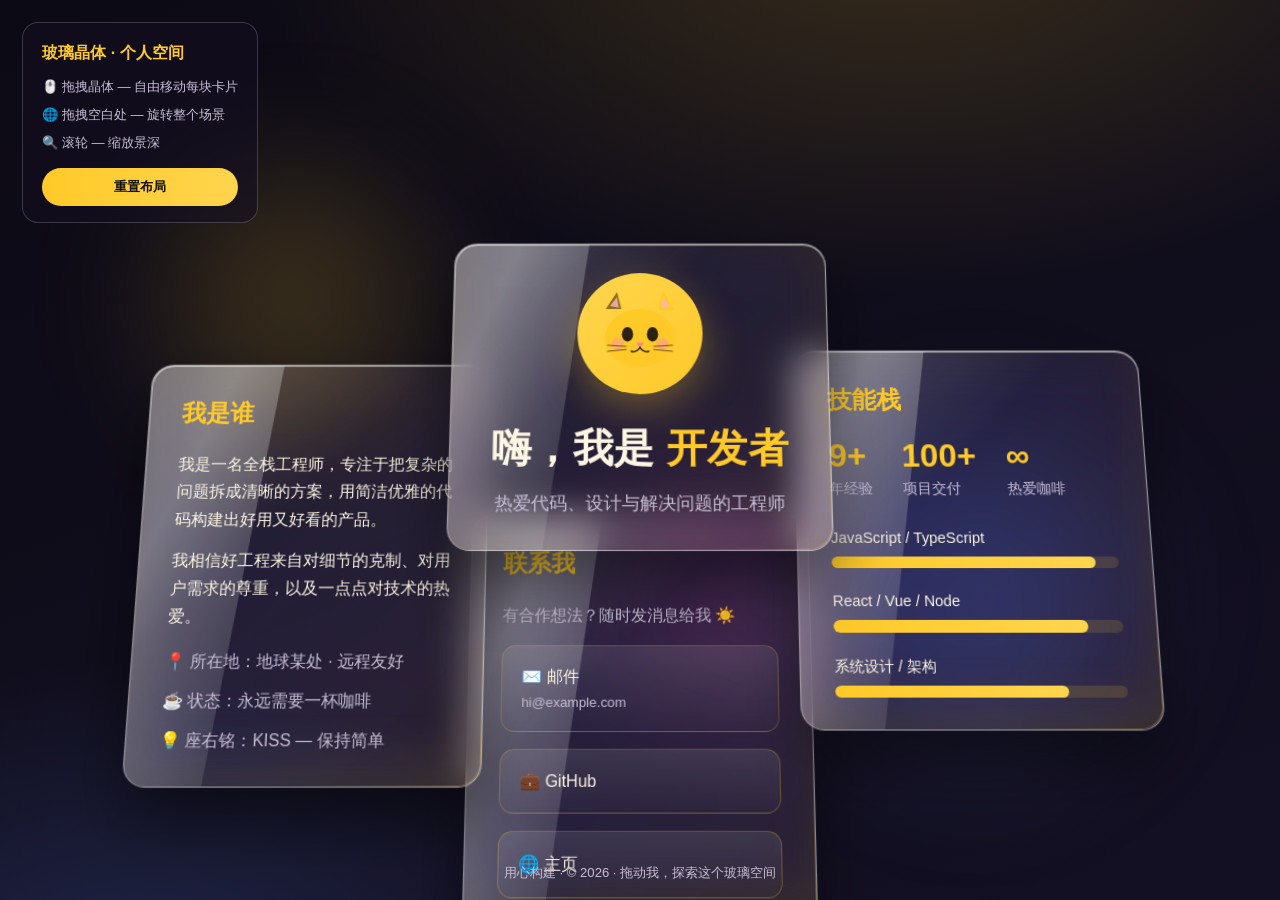
<file: index.html>
<!DOCTYPE html>
<html lang="zh-CN">
<head>
  <meta charset="UTF-8" />
  <meta name="viewport" content="width=device-width, initial-scale=1.0" />
  <title>关于我 | 玻璃晶体 · 3D 拖拽</title>
  <link rel="stylesheet" href="styles.css" />
</head>
<body>
  <div class="stage" id="stage">
    <!-- 氛围光斑 -->
    <div class="ambient">
      <span class="orb o1"></span>
      <span class="orb o2"></span>
      <span class="orb o3"></span>
    </div>

    <!-- 操作提示 -->
    <div class="hud">
      <div class="hud-title">玻璃晶体 · 个人空间</div>
      <ul class="hud-tips">
        <li>🖱️ 拖拽晶体 — 自由移动每块卡片</li>
        <li>🌐 拖拽空白处 — 旋转整个场景</li>
        <li>🔍 滚轮 — 缩放景深</li>
      </ul>
      <button class="reset" id="reset">重置布局</button>
    </div>

    <div class="crystals" id="crystals">
      <!-- Hero 晶体 -->
      <div class="crystal" data-key="hero" style="--x:0px; --y:-40px; --z:80px;">
        <div class="crystal-inner hero">
          <div class="avatar">
            <svg viewBox="0 0 200 200" width="120" height="120" role="img" aria-label="一只可爱的黄黑配小猫">
              <path d="M45 62 L63 30 Q70 46 70 62 Z" fill="#ffca28" />
              <path d="M155 62 L137 30 Q130 46 130 62 Z" fill="#ffca28" />
              <polygon points="45,60 63,32 70,60" fill="#1a1612" opacity=".5"/>
              <ellipse cx="100" cy="108" rx="56" ry="48" fill="#ffca28" />
              <polygon points="52,55 63,40 66,58" fill="#ffb3c6" opacity=".8"/>
              <polygon points="148,55 137,40 134,58" fill="#ffb3c6" opacity=".8"/>
              <ellipse cx="80" cy="102" rx="9" ry="12" fill="#2a2016" />
              <ellipse cx="120" cy="102" rx="9" ry="12" fill="#2a2016" />
              <circle cx="64" cy="118" r="10" fill="#ff8ab3" opacity=".45"/>
              <circle cx="136" cy="118" r="10" fill="#ff8ab3" opacity=".45"/>
              <path d="M94 116 L106 116 L100 124 Z" fill="#ff7a9c" />
              <path d="M100 124 Q93 133 86 130" stroke="#2a2016" stroke-width="2.5" fill="none" stroke-linecap="round"/>
              <path d="M100 124 Q107 133 114 130" stroke="#2a2016" stroke-width="2.5" fill="none" stroke-linecap="round"/>
              <g stroke="#2a2016" stroke-width="1.6" stroke-linecap="round" opacity=".7">
                <path d="M78 122 L48 120"/><path d="M78 127 L48 130"/>
                <path d="M122 122 L152 120"/><path d="M122 127 L152 130"/>
              </g>
            </svg>
          </div>
          <h1>嗨，我是 <span class="accent">开发者</span></h1>
          <p class="tagline">热爱代码、设计与解决问题的工程师</p>
        </div>
      </div>

      <!-- About 晶体 -->
      <div class="crystal" data-key="about" style="--x:-320px; --y:120px; --z:10px;">
        <div class="crystal-inner">
          <h2 class="section-title">我是谁</h2>
          <div class="card">
            <p>我是一名全栈工程师，专注于把复杂的问题拆成清晰的方案，用简洁优雅的代码构建出好用又好看的产品。</p>
            <p>我相信好工程来自对细节的克制、对用户需求的尊重，以及一点点对技术的热爱。</p>
          </div>
          <ul class="facts">
            <li>📍 所在地：地球某处 · 远程友好</li>
            <li>☕ 状态：永远需要一杯咖啡</li>
            <li>💡 座右铭：KISS — 保持简单</li>
          </ul>
        </div>
      </div>

      <!-- Skills 晶体 -->
      <div class="crystal" data-key="skills" style="--x:320px; --y:90px; --z:40px;">
        <div class="crystal-inner">
          <h2 class="section-title">技能栈</h2>
          <div class="stats">
            <div><b>9+</b><span>年经验</span></div>
            <div><b>100+</b><span>项目交付</span></div>
            <div><b>∞</b><span>热爱咖啡</span></div>
          </div>
          <div class="bars">
            <div class="bar"><span>JavaScript / TypeScript</span><div class="track"><i data-w="92%"></i></div></div>
            <div class="bar"><span>React / Vue / Node</span><div class="track"><i data-w="88%"></i></div></div>
            <div class="bar"><span>系统设计 / 架构</span><div class="track"><i data-w="80%"></i></div></div>
          </div>
        </div>
      </div>

      <!-- Contact 晶体 -->
      <div class="crystal" data-key="contact" style="--x:0px; --y:260px; --z:-30px;">
        <div class="crystal-inner">
          <h2 class="section-title">联系我</h2>
          <p class="muted">有合作想法？随时发消息给我 ☀️</p>
          <div class="links-col">
            <a href="mailto:hi@example.com" class="link-card">✉️ 邮件<br><small>hi@example.com</small></a>
            <a href="#about" target="_blank" class="link-card">💼 GitHub</a>
            <a href="#about" target="_blank" class="link-card">🌐 主页</a>
          </div>
        </div>
      </div>
    </div>

    <footer class="foot">用心构建 · © 2026 · 拖动我，探索这个玻璃空间</footer>
  </div>

  <script src="script.js"></script>
</body>
</html>
</file>
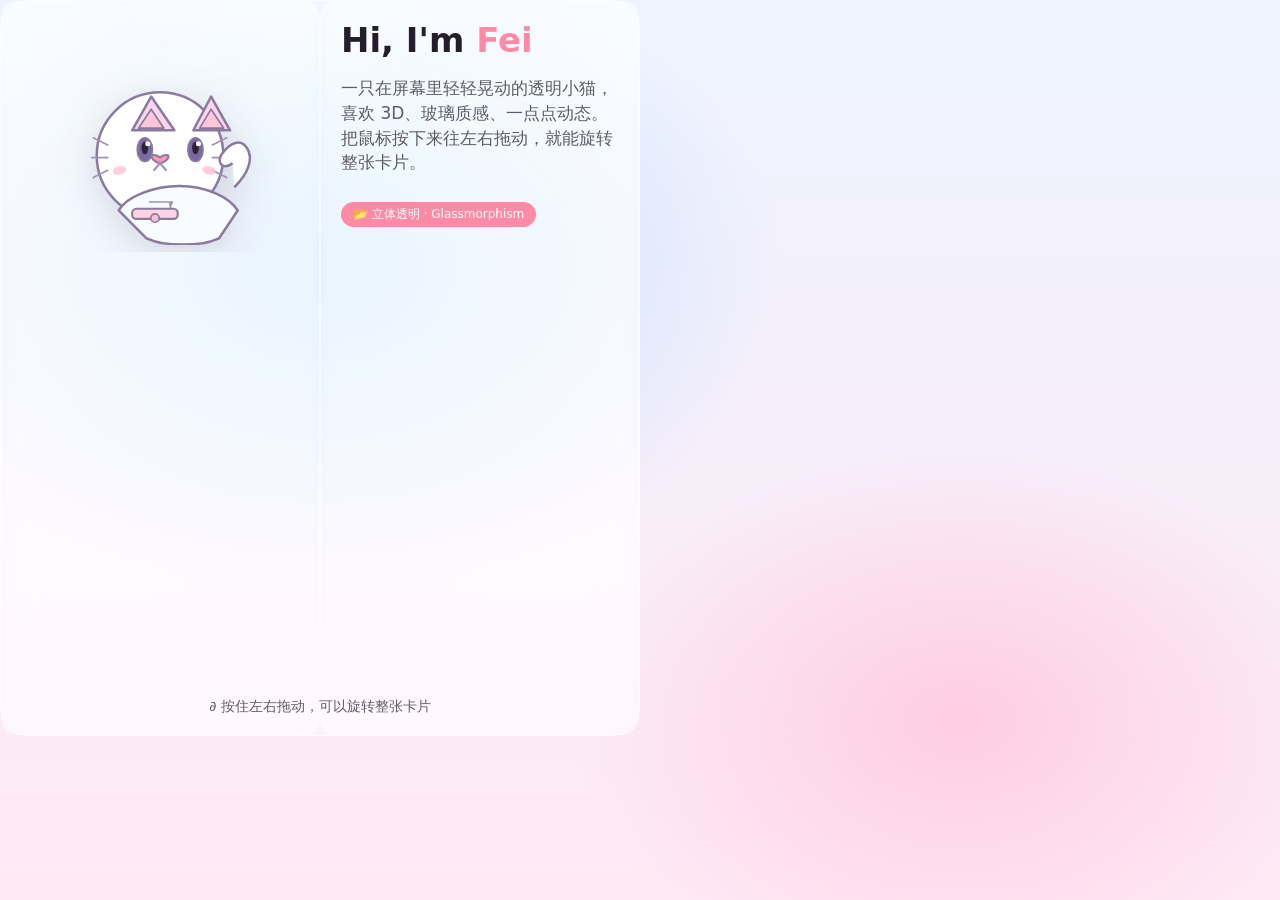
<file: web/index.html>
<!doctype html>
<html lang="zh-CN">
<head>
  <meta charset="utf-8" />
  <meta name="viewport" content="width=device-width, initial-scale=1" />
  <title>立体透明 · 一只可爱的猫</title>
  <style>
    :root {
      --bg-top: #eef4ff;
      --bg-bottom: #ffe9f5;
      --glass: rgba(255, 255, 255, 0.38);
      --glass-border: rgba(255, 255, 255, 0.6);
      --ink: #241e2c;
      --muted: rgba(36, 30, 44, 0.72);
      --accent: #ff8aa5;
    }

    @media (prefers-color-scheme: dark) {
      :root:not([data-theme="light"]) {
        --bg-top: #121019;
        --bg-bottom: #241220;
        --glass: rgba(255, 255, 255, 0.18);
        --glass-border: rgba(255, 255, 255, 0.30);
        --ink: #f4efe9;
        --muted: rgba(244, 239, 233, 0.72);
        --accent: #ff9fb8;
      }
    }

    * { box-sizing: border-box; }

    body {
      margin: 0;
      min-height: 100vh;
      background:
        radial-gradient(60% 60% at 25% 30%, rgba(184, 217, 255, 0.9), transparent 60%),
        radial-gradient(55% 55% at 75% 80%, rgba(255, 199, 224, 0.85), transparent 55%),
        linear-gradient(180deg, var(--bg-top), var(--bg-bottom));)
      display: grid;
      place-items: center;
      font-family: system-ui, "Segoe UI", Roboto, Arial, sans-serif;
      color: var(--ink);
      overflow: hidden;
    }

    .scene {
      position:relative;
      width:min(78vw, 640px);
      aspect-ratio:1 / 1.15;
      perspective:900px;
      z-index:1;
    }

    .stage {
      transform-style:preserve-3d;
      transition:transform 120ms ease-out;
      width:100%;
      height:100%;
      cursor:grab;}

    .card{
      position:absolute;
      inset:0;
      background:
        radial-gradient(120% 90% at 50% -20%, rgba(255,255,255,0.6), transparent 35%),
        var(--glass);
      backdrop-filter: blur(18px) saturate(140%);
      -webkit-backdrop-filter: blur(18px) saturate(140%);
      border:1px solid var(--glass-border);
      border-radius:28px;
      box-shadow:
        inset 0 0 80px rgba(255,255,255,0.25),
        inset 0 1px 2px rgba(255,255,255,.4),
        0 30px 60px -30px var(--glow),
        0 2px 10px rgba(20,10,30,.18);
      display:grid;
      grid-template-columns:1fr 1fr;}

    @media (max-width:560px){ .card{grid-template-columns:1fr;} }

    .col{
      transform-style:preserve-3d;
      transition:transform 120ms ease-out;
      backdrop-filter:blur(6px);
      border-radius:18px;
      background:rgba(255,255,255,.24);
      border:1px solid var(--glass-border);
      padding:clamp(12px, 2.6vw, 20px);}

    .cat-wrap{
      display:flex;
      align-items:center;
      justify-content:center;
      min-height:clamp(140px, 36vw, 230px);
      overflow:hidden;}

    .cat-svg{
      width:min(78%, 300px);
      height:auto;
      filter:drop-shadow(0 10px 20px rgba(60, 20, 50, 0.15));
    }

    .cat-face{ animation:bob 3s ease-in-out infinite alternate-reverse; }
    @keyframes bob{
      from{transform:translateY(0);} to{transform:translateY(-8px) rotate(1.5deg);}
    }

    .info h1{ font-size:clamp(24px, 4.6vw, 34px); line-height:1.1; margin:0 0 8px; }
    .info p{
      color:var(--muted);
      font-size:clamp(15px, 2.6vw, 17px);
      line-height:1.45;
    }
    .pill{
      display:inline-block;
      background:var(--accent);
      color:#fff;
      border-radius:999px;
      padding:4px 12px;
      font-size:12px;
      margin-top:10px;}

    .hint{
      position:absolute;
      bottom:clamp(8px, 2vw, 20px);
      left:50%;
      transform:translateX(-50%);
      font-size:14px;
      color:var(--muted);}

    @media (prefers-reduced-motion: reduce){
      *{ animation:none !important; transition:none !important; }
    }
  </style>
</head>
<body>
  <div class="scene">
    <div class="stage" id="stage">
      <article class="card">
        <!-- Left: Cat -->
        <section class="col left">
          <div class="cat-wrap">
            <svg class="cat-svg cat-face" viewBox="0 0 512 512" role="img" aria-label="A cute transparent cat" preserveAspectRatio="xMidYMid meet">              <!-- Head -->
              <circle cx="256" cy="300" r="150" fill="#fff" stroke="#8a7b9e" stroke-width="6"/>

              <!-- Left ear -->
              <path d="M190 240 L235 160 L290 240 Z" fill="#fbd6ec" stroke="#8a7b9e" stroke-width="6" stroke-linejoin="round"/>
              <!-- Left ear inner -->
              <path d="M205 235 L235 190 L265 235 Z" fill="#ffc6d9" stroke="#8a7b9e" stroke-width="4" stroke-linejoin="round"/>

              <!-- Right ear -->
              <path d="M335 240 L377 160 L422 240 Z" fill="#fbd6ec" stroke="#8a7b9e" stroke-width="6" stroke-linejoin="round"/>
              <!-- Right ear inner -->
              <path d="M350 235 L377 190 L407 235 Z" fill="#ffc6d9" stroke="#8a7b9e" stroke-width="4" stroke-linejoin="round"/>

              <!-- Whiskers -->
              <g stroke="#a091b8" stroke-width="4" fill="none" stroke-linecap="round">
                <line x1="132" y1="275" x2="98" y2="258"/>
                <line x1="132" y1="305" x2="94" y2="305"/>
                <line x1="132" y1="335" x2="98" y2="352"/>
                <line x1="380" y1="275" x2="414" y2="258"/>
                <line x1="380" y1="305" x2="418" y2="305"/>
                <line x1="380" y1="335" x2="414" y2="352"/>
              </g>

              <!-- Eyes -->
              <ellipse cx="220" cy="286" rx="18" ry="28" fill="#7b6a9f" stroke="#8a7b9e" stroke-width="4"/>
              <ellipse cx="340" cy="286" rx="18" ry="28" fill="#7b6a9f" stroke="#8a7b9e" stroke-width="4"/>

              <!-- Pupils -->
              <ellipse cx="220" cy="282" rx="8" ry="15" fill="#2d223a"/>
              <ellipse cx="340" cy="282" rx="8" ry="15" fill="#2d223a"/>

              <!-- Eye highlights -->
              <circle cx="227" cy="272" r="6" fill="#fff"/>
              <circle cx="347" cy="272" r="6" fill="#fff"/>

              <!-- Cheeks -->
              <ellipse cx="160" cy="335" rx="16" ry="10" fill="#ffc6d9" opacity="0.85" transform="rotate(-14 160 335)"/>
              <ellipse cx="372" cy="335" rx="16" ry="10" fill="#ffc6d9" opacity="0.85" transform="rotate(14 372 335)"/>

              <!-- Nose -->
              <path d="M256 304 C244 296, 228 296, 240 310 C246 316, 256 318, 256 318 C256 318, 266 316, 272 310 C284 296, 268 296, 256 304 Z" fill="#ff9ab0" stroke="#8a7b9e" stroke-width="5"/>

              <!-- Mouth -->
              <path d="M256 318 L242 334 M256 318 L270 334" stroke="#a091b8" stroke-width="5" fill="none" stroke-linecap="round"/>

              <!-- Body -->
              <path d="M158 430 C176 398, 240 372, 302 372 C364 372, 420 398, 440 430 L396 496 C352 516, 268 516, 224 496 Z" fill="#f8fbff" stroke="#8a7b9e" stroke-width="6" stroke-linejoin="round"/>

              <!-- Belly -->
              <path d="M230 410 L285 410 C276 428, 285 428, 278 410 Z" fill="#eef3ff" stroke="#a091b8" stroke-width="4"/>

              <!-- Collar -->
              <rect x="190" y="426" width="108" height="24" rx="10" fill="#ffd3e3" stroke="#8a7b9e" stroke-width="5"/>
              <circle cx="244" cy="448" r="10" fill="#f6c0d6" stroke="#8a7b9e" stroke-width="4"/>

              <!-- Tail -->
              <path d="M432 375 C466 342, 478 306, 462 282 C446 258, 420 270, 400 300 C392 320, 406 334, 428 318" fill="#fff" stroke="#8a7b9e" stroke-width="6" stroke-linejoin="round"/>
            </svg>
          </div>
        </section>

        <!-- Right: Info -->
        <section class="col right info">
          <h1>Hi, I'm <span style="color:var(--accent)">Fei</span></h1>
          <p>一只在屏幕里轻轻晃动的透明小猫，喜欢 3D、玻璃质感、一点点动态。把鼠标按下来往左右拖动，就能旋转整张卡片。</p>
          <span class="pill">&#128194; 立体透明 · Glassmorphism</span>
        </section>
      </article>
    </div>

    <div class="hint">&#8706; 按住左右拖动，可以旋转整张卡片</div>
  </div>

  <script>
(function() {
  var stage = document.getElementById('stage');
  var catFace = document.querySelector('.cat-face');

  var rotateX = 0, rotateY = 0;
  var targetX = 0, targetY = 0;

  function applyTransform(){
    stage.style.transform = 'rotateX(' + rotateX.toFixed(2) + 'deg) rotateY(' + rotateY.toFixed(2) + 'deg)';
    if (catFace)
      catFace.style.transform = 'translateZ(' + (Math.sin(rotateY * Math.PI / 180) * -6).toFixed(1) + 'px) rotateY(' + (rotateY * 0.35).toFixed(2) + 'deg)';
    var rightCol = document.querySelector('.col.right');
    if (rightCol)
      rightCol.style.transform = 'translateZ(48px) rotateY(' + (rotateY * 0.18).toFixed(2) + 'deg)';
  }

  function animate(){
    rotateX += (targetX - rotateX) * 0.15;
    rotateY += (targetY - rotateY) * 0.15;
    applyTransform();
    requestAnimationFrame(animate);
  }

  var dragging = false, startX = 0, startAngleY = 0;

  stage.addEventListener('pointerdown', function(e){
    dragging = true;
    startX = e.clientX;
    startAngleY = targetY;
    applyTransform();
    e.preventDefault();
  });

  stage.addEventListener('pointermove', function(e){
    if (dragging) {
      var delta = e.clientX - startX;
      targetY = startAngleY + delta * 0.45;
    }
  });

  window.addEventListener('pointerup', function(){ dragging = false; });
  window.addEventListener('pointercancel', function(){ dragging = false; });

  // hover slight tilt
  stage.addEventListener('mousemove', function(e){
    var rect = stage.getBoundingClientRect();
    var x = (e.clientX - rect.left) / rect.width - 0.5;
    targetX += (x * 14 - targetX) * 0.06;
  });

  stage.addEventListener('mouseleave', function(){ targetX = 0; });

  animate();
})();
</script>
</body>
</html>
</file>
<file: styles.css>
* { margin: 0; padding: 0; box-sizing: border-box; }

:root {
  --bg: #0c0a14;
  --bg2: #141024;
  --text: #fdf6e3;
  --muted: #c8bfd6;
  --yellow: #ffca28;
  --yellow-soft: #ffd54f;
  --glass-edge: rgba(255, 255, 255, .45);
}

html, body { height: 100%; overflow: hidden; }

body {
  font-family: -apple-system, "Segoe UI", Roboto, "PingFang SC", "Microsoft YaHei", sans-serif;
  color: var(--text);
  line-height: 1.7;
  background:
    radial-gradient(1200px 700px at 70% -10%, rgba(255,202,40,.18), transparent 55%),
    radial-gradient(900px 600px at 10% 110%, rgba(94,140,255,.18), transparent 55%),
    linear-gradient(160deg, var(--bg), var(--bg2));
  cursor: grab;
}
body.dragging { cursor: grabbing; }

/* ---------- 3D 舞台 ---------- */
.stage {
  position: fixed;
  inset: 0;
  perspective: 1400px;
  perspective-origin: 50% 45%;
  overflow: hidden;
}

/* 氛围光斑 */
.ambient { position: absolute; inset: 0; pointer-events: none; }
.orb {
  position: absolute; border-radius: 50%; filter: blur(60px); opacity: .5;
  animation: drift 18s ease-in-out infinite;
}
.o1 { width: 380px; height: 380px; left: 8%; top: 12%;
  background: radial-gradient(circle, rgba(255,202,40,.5), transparent 70%); }
.o2 { width: 460px; height: 460px; right: 6%; bottom: 8%;
  background: radial-gradient(circle, rgba(120,150,255,.45), transparent 70%); animation-delay: -6s; }
.o3 { width: 300px; height: 300px; left: 45%; top: 50%;
  background: radial-gradient(circle, rgba(255,120,200,.35), transparent 70%); animation-delay: -12s; }
@keyframes drift {
  0%,100% { transform: translate(0,0) scale(1); }
  50% { transform: translate(40px,-30px) scale(1.12); }
}

/* ---------- 晶体容器（可旋转） ---------- */
.crystals {
  position: absolute;
  left: 50%; top: 50%;
  transform-style: preserve-3d;
  transform: rotateX(var(--rx, 12deg)) rotateY(var(--ry, 0deg)) scale(var(--zoom, 1));
  transition: transform .12s ease-out;
  will-change: transform;
}

/* ---------- 单块玻璃晶体 ---------- */
.crystal {
  position: absolute;
  left: 0; top: 0;
  transform-style: preserve-3d;
  transform: translate(-50%, -50%) translate3d(var(--x, 0), var(--y, 0), var(--z, 0));
  touch-action: none;
  user-select: none;
  cursor: grab;
}
.crystal:active { cursor: grabbing; }

.crystal-inner {
  position: relative;
  width: 340px;
  padding: 1.8rem 2rem;
  border-radius: 22px;
  background:
    linear-gradient(135deg, rgba(255,255,255,.22), rgba(255,255,255,.04) 38%, rgba(255,202,40,.07) 100%),
    rgba(255,255,255,.03);
  border: 1px solid var(--glass-edge);
  backdrop-filter: blur(18px) saturate(190%);
  -webkit-backdrop-filter: blur(18px) saturate(190%);
  box-shadow:
    0 30px 60px rgba(0,0,0,.5),
    inset 0 1px 1px rgba(255,255,255,.7),
    inset 0 -30px 50px rgba(255,202,40,.06),
    0 0 0 1px rgba(255,255,255,.05);
  overflow: hidden;
  animation: float 7s ease-in-out infinite;
  transform: translateZ(0);
}
/* 错落漂浮，避免同步 */
.crystal:nth-child(2) .crystal-inner { animation-delay: -1.5s; }
.crystal:nth-child(3) .crystal-inner { animation-delay: -3s; }
.crystal:nth-child(4) .crystal-inner { animation-delay: -4.5s; }
@keyframes float {
  0%,100% { transform: translateY(0) rotateZ(0deg); }
  50% { transform: translateY(-10px) rotateZ(.4deg); }
}

/* 斜向高光（玻璃折射感） */
.crystal-inner::before {
  content: "";
  position: absolute;
  top: -60%; left: -30%;
  width: 60%; height: 220%;
  background: linear-gradient(105deg, transparent, rgba(255,255,255,.35), transparent);
  transform: rotate(8deg);
  pointer-events: none;
  animation: sheen 6s ease-in-out infinite;
}
@keyframes sheen {
  0% { left: -40%; }
  50% { left: 120%; }
  100% { left: -40%; }
}

/* 晶体切面高光（边缘细线） */
.crystal-inner::after {
  content: "";
  position: absolute; inset: 0;
  border-radius: 22px;
  background:
    linear-gradient(135deg, rgba(255,255,255,.5), transparent 22%),
    linear-gradient(315deg, rgba(255,202,40,.35), transparent 25%);
  -webkit-mask: linear-gradient(#000 0 0) content-box, linear-gradient(#000 0 0);
  -webkit-mask-composite: xor;
  mask-composite: exclude;
  padding: 1px;
  pointer-events: none;
  opacity: .8;
}

.crystal-inner:hover { box-shadow:
    0 36px 70px rgba(0,0,0,.55),
    inset 0 1px 1px rgba(255,255,255,.85),
    0 0 28px rgba(255,202,40,.35),
    0 0 0 1px rgba(255,255,255,.1); }

/* ---------- 内容样式 ---------- */
.crystal-inner > * { position: relative; z-index: 1; }

.hero { text-align: center; width: 360px; }
.avatar {
  width: 120px; height: 120px; border-radius: 50%;
  margin: 0 auto 1.2rem;
  background: linear-gradient(135deg, var(--yellow-soft), var(--yellow));
  display: grid; place-items: center;
  box-shadow: 0 12px 40px rgba(255,202,40,.35);
}
.hero h1 { font-size: clamp(1.6rem, 4vw, 2.4rem); letter-spacing: .5px; margin-bottom: .4rem; }
.accent { color: var(--yellow); }
.tagline { color: var(--muted); font-size: 1.05rem; }

.section-title { font-size: 1.5rem; margin-bottom: 1.1rem; color: var(--yellow); }
.card p { margin-bottom: .8rem; }
.muted { color: var(--muted); }

ul.facts { list-style: none; margin-top: 1rem; display: flex; flex-direction: column; gap: .6rem; }
ul.facts li { color: var(--muted); }

.stats { display: flex; gap: 1.8rem; flex-wrap: wrap; margin-bottom: 1.4rem; }
.stats b { display: block; font-size: 2rem; color: var(--yellow); line-height: 1.1; }
.stats span { color: var(--muted); font-size: .85rem; }

.bars { display: flex; flex-direction: column; gap: 1.2rem; }
.bar span { display: block; font-size: .9rem; margin-bottom: .35rem; }
.track { height: .7rem; border-radius: 999px; background: rgba(255,202,40,.14); overflow: hidden; }
.track i {
  display: block; height: 100%; width: 0;
  background: linear-gradient(90deg, var(--yellow), var(--yellow-soft));
  border-radius: 999px;
  transition: width 900ms cubic-bezier(.2,.8,.2,1);
}

.links-col { display: flex; flex-direction: column; gap: 1rem; margin-top: 1rem; }
.link-card {
  text-align: left; color: var(--text); text-decoration: none;
  background: linear-gradient(180deg, rgba(255,255,255,.1), rgba(255,255,255,.02));
  border: 1px solid rgba(255,202,40,.25);
  border-radius: 14px; padding: 1rem 1.2rem;
  transition: transform .2s, border-color .2s, background .2s;
}
.link-card small { color: var(--muted); display: block; }
.link-card:hover { transform: translateY(-3px); border-color: var(--yellow); background: rgba(255,202,40,.1); }

/* ---------- HUD ---------- */
.hud {
  position: fixed; left: 22px; top: 22px; z-index: 50;
  padding: 1rem 1.2rem; border-radius: 16px;
  background: rgba(20,16,36,.55);
  border: 1px solid rgba(255,255,255,.18);
  backdrop-filter: blur(10px);
  -webkit-backdrop-filter: blur(10px);
  max-width: 240px;
}
.hud-title { font-weight: 700; color: var(--yellow); margin-bottom: .6rem; }
.hud-tips { list-style: none; font-size: .82rem; color: var(--muted); display: flex; flex-direction: column; gap: .35rem; }
.reset {
  margin-top: .9rem; width: 100%;
  padding: .55rem; border-radius: 999px; cursor: pointer;
  border: 1px solid rgba(255,202,40,.4);
  background: linear-gradient(90deg, var(--yellow), var(--yellow-soft));
  color: #14110c; font-weight: 600;
  transition: transform .2s, box-shadow .2s;
}
.reset:hover { transform: translateY(-2px); box-shadow: 0 8px 20px rgba(255,202,40,.35); }

.foot {
  position: fixed; bottom: 16px; left: 0; right: 0; text-align: center;
  color: var(--muted); font-size: .82rem; z-index: 30; pointer-events: none;
}

@media (max-width: 600px) {
  .crystal-inner, .hero { width: 280px; }
  .hud { font-size: .8rem; max-width: 200px; }
}
</file>
